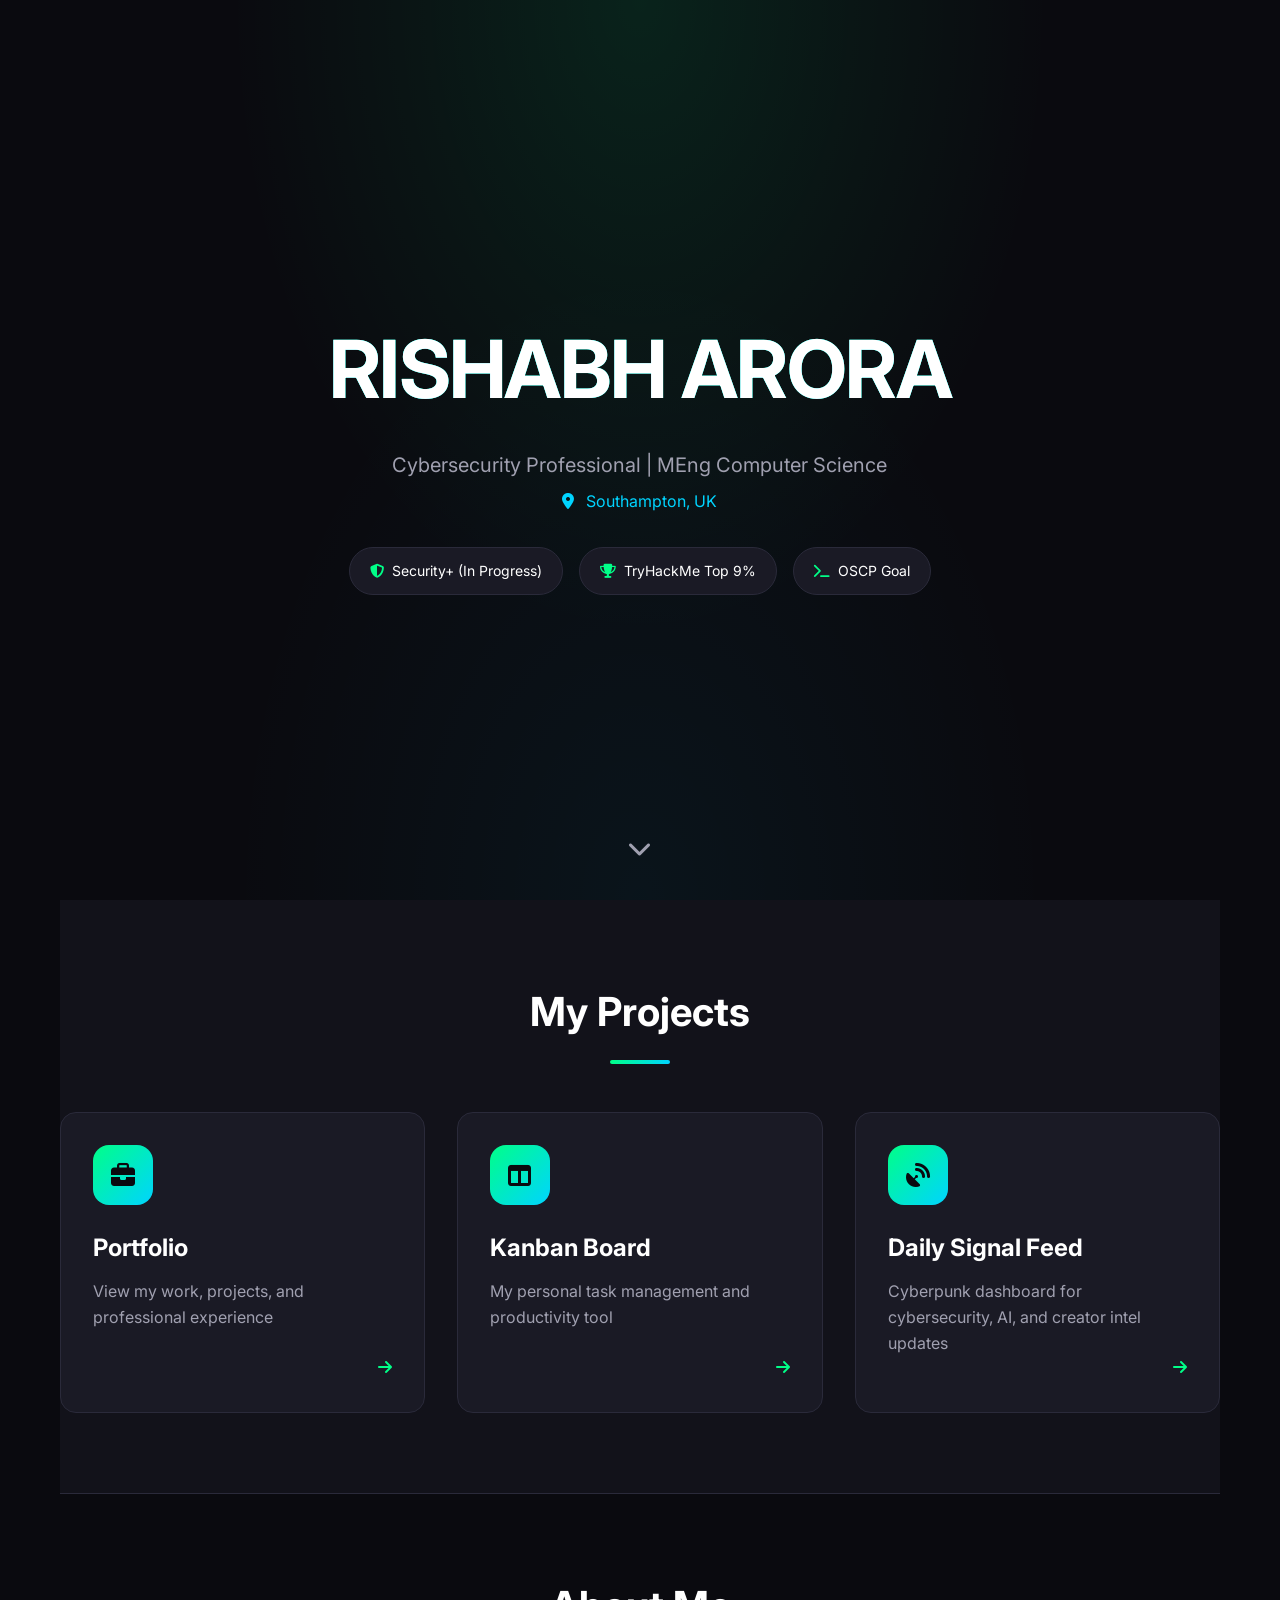
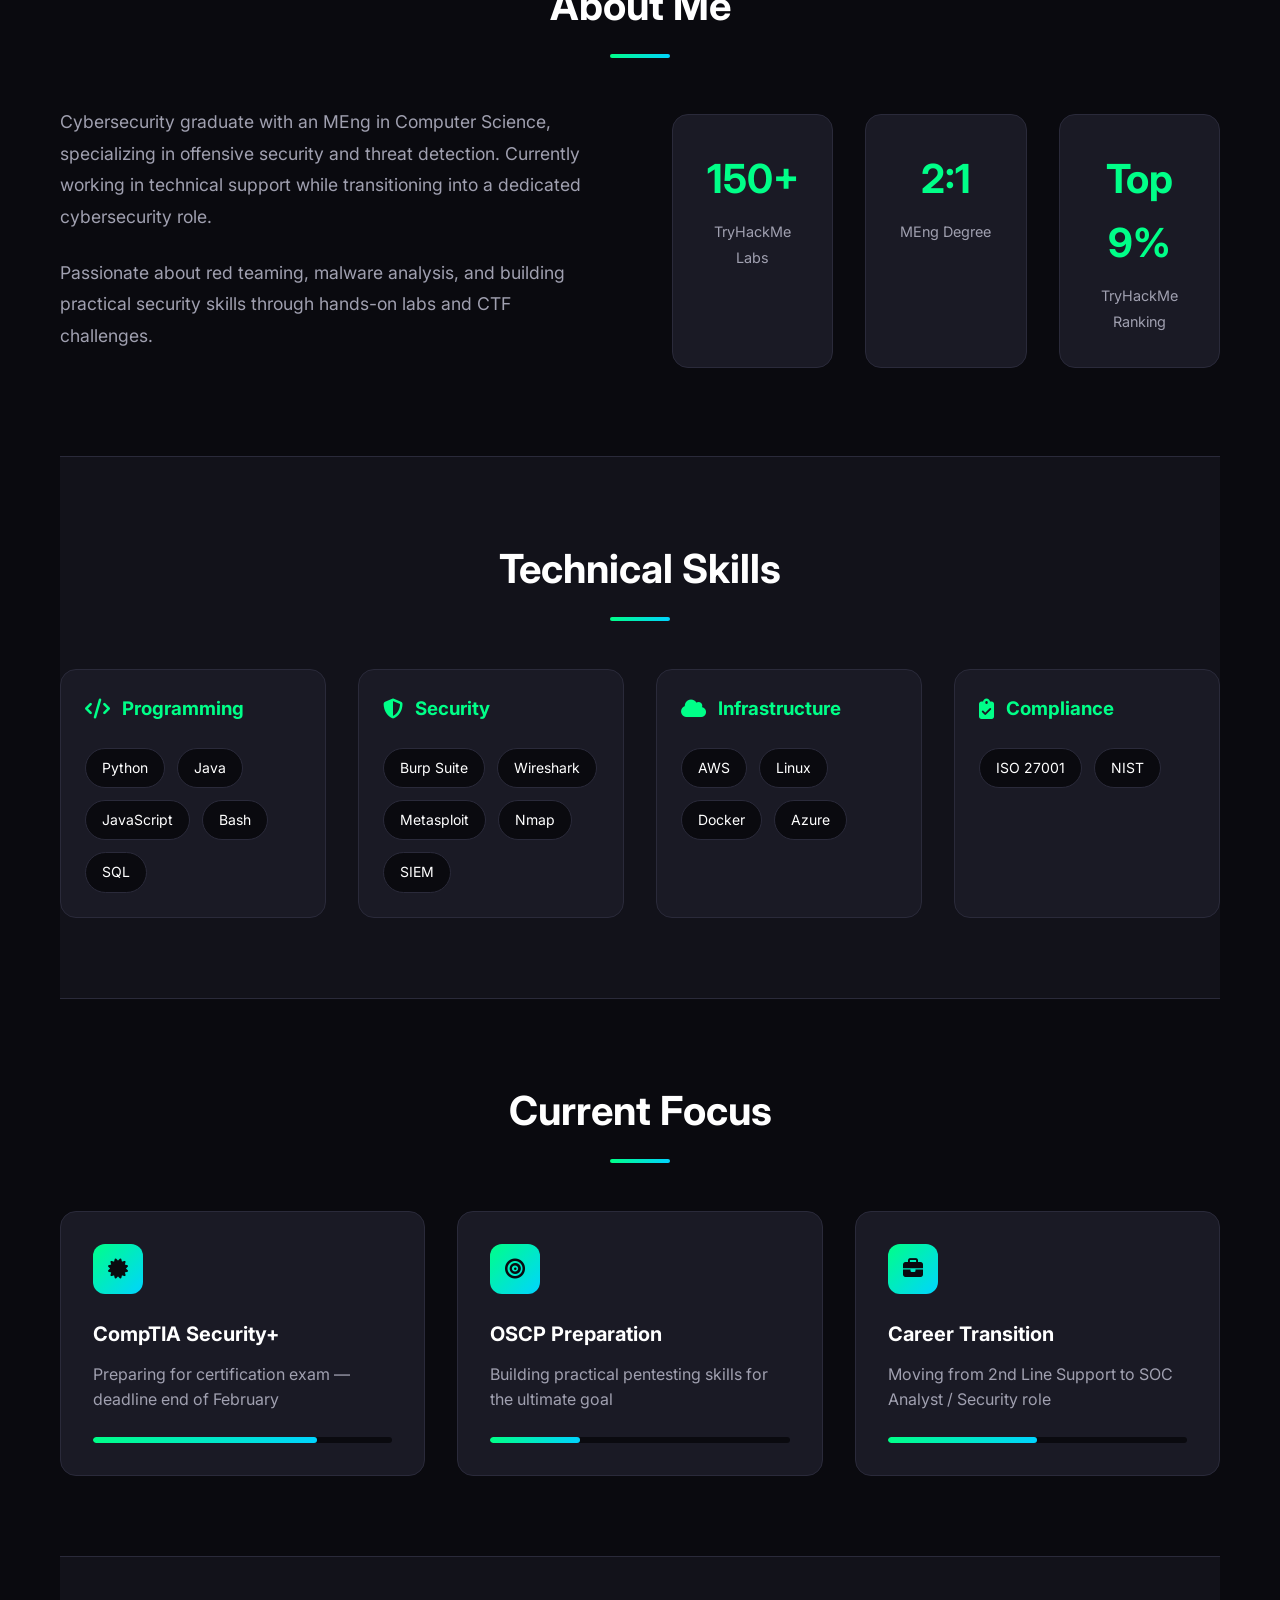
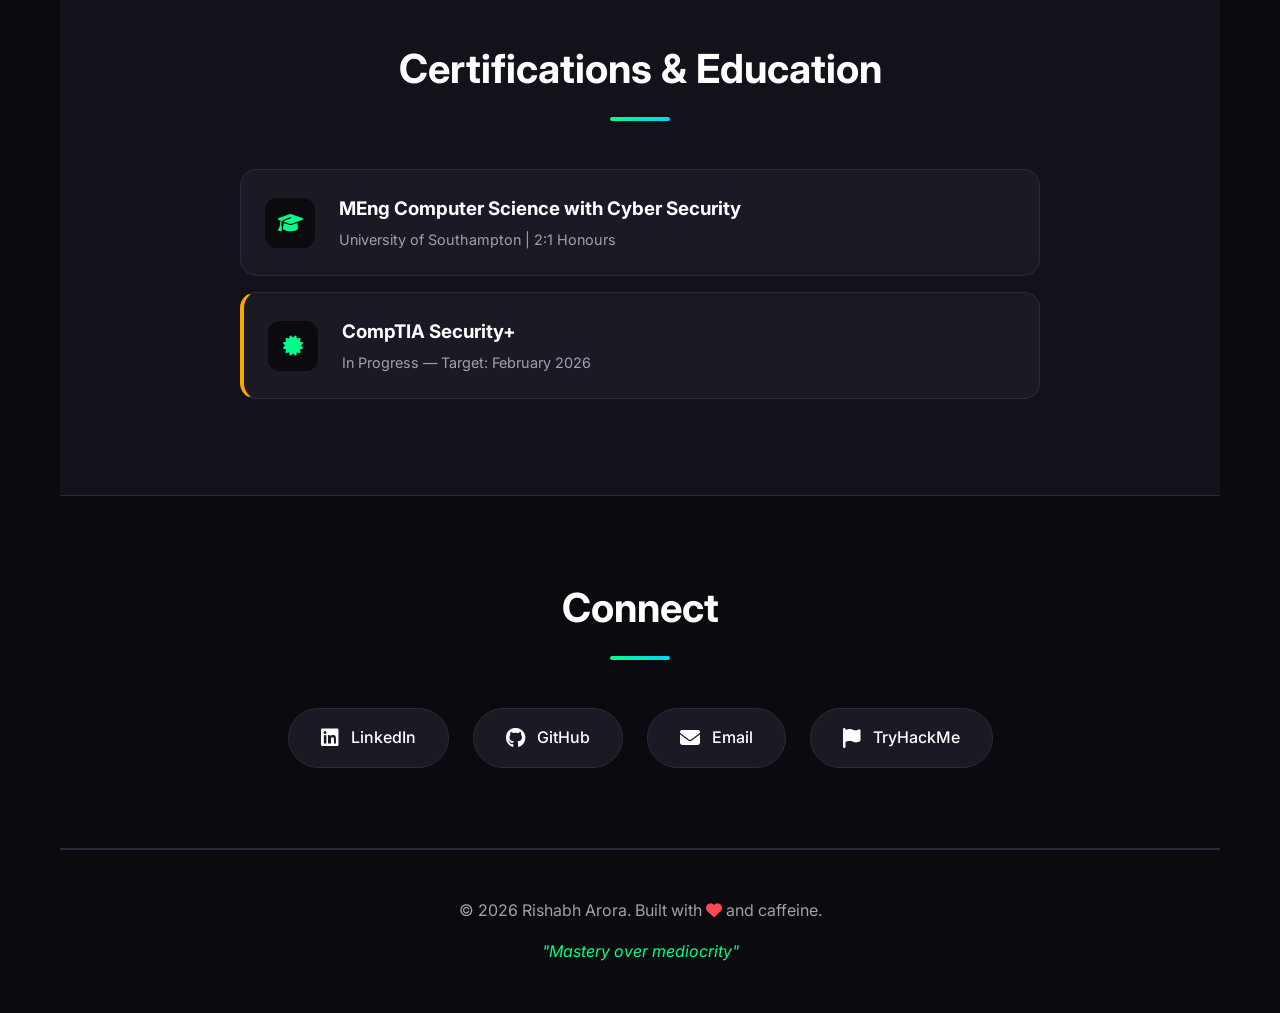
<file: index.html>
<!DOCTYPE html>
<html lang="en">
<head>
    <meta charset="UTF-8">
    <meta name="viewport" content="width=device-width, initial-scale=1.0">
    <title>Rishabh Arora | Cybersecurity Professional</title>
    <link rel="stylesheet" href="styles.css">
    <link href="https://fonts.googleapis.com/css2?family=Inter:wght@300;400;500;600;700&display=swap" rel="stylesheet">
    <link rel="stylesheet" href="https://cdnjs.cloudflare.com/ajax/libs/font-awesome/6.4.0/css/all.min.css">
</head>
<body>
    <div class="container">
        <!-- Hero Section -->
        <header class="hero">
            <div class="hero-content">
                <h1 class="glitch" data-text="Rishabh Arora">Rishabh Arora</h1>
                <p class="tagline">Cybersecurity Professional | MEng Computer Science</p>
                <div class="location">
                    <i class="fas fa-map-marker-alt"></i> Southampton, UK
                </div>
                <div class="hero-badges">
                    <span class="badge"><i class="fas fa-shield-alt"></i> Security+ (In Progress)</span>
                    <span class="badge"><i class="fas fa-trophy"></i> TryHackMe Top 9%</span>
                    <span class="badge"><i class="fas fa-terminal"></i> OSCP Goal</span>
                </div>
            </div>
            <div class="scroll-indicator">
                <i class="fas fa-chevron-down"></i>
            </div>
        </header>

        <!-- Quick Links -->
        <section class="quick-links">
            <h2>My Projects</h2>
            <div class="links-grid">
                <a href="https://portfolio.rishabh.uk" class="link-card">
                    <div class="link-icon">
                        <i class="fas fa-briefcase"></i>
                    </div>
                    <h3>Portfolio</h3>
                    <p>View my work, projects, and professional experience</p>
                    <span class="link-arrow"><i class="fas fa-arrow-right"></i></span>
                </a>
                
                <a href="https://kanban.rishabh.uk" class="link-card">
                    <div class="link-icon">
                        <i class="fas fa-columns"></i>
                    </div>
                    <h3>Kanban Board</h3>
                    <p>My personal task management and productivity tool</p>
                    <span class="link-arrow"><i class="fas fa-arrow-right"></i></span>
                </a>

                <a href="/signal/" class="link-card">
                    <div class="link-icon">
                        <i class="fas fa-satellite-dish"></i>
                    </div>
                    <h3>Daily Signal Feed</h3>
                    <p>Cyberpunk dashboard for cybersecurity, AI, and creator intel updates</p>
                    <span class="link-arrow"><i class="fas fa-arrow-right"></i></span>
                </a>
            </div>
        </section>

        <!-- About Section -->
        <section class="about">
            <h2>About Me</h2>
            <div class="about-content">
                <div class="about-text">
                    <p>Cybersecurity graduate with an MEng in Computer Science, specializing in offensive security and threat detection. Currently working in technical support while transitioning into a dedicated cybersecurity role.</p>
                    <p>Passionate about red teaming, malware analysis, and building practical security skills through hands-on labs and CTF challenges.</p>
                </div>
                <div class="about-stats">
                    <div class="stat">
                        <span class="stat-number">150+</span>
                        <span class="stat-label">TryHackMe Labs</span>
                    </div>
                    <div class="stat">
                        <span class="stat-number">2:1</span>
                        <span class="stat-label">MEng Degree</span>
                    </div>
                    <div class="stat">
                        <span class="stat-number">Top 9%</span>
                        <span class="stat-label">TryHackMe Ranking</span>
                    </div>
                </div>
            </div>
        </section>

        <!-- Skills Section -->
        <section class="skills">
            <h2>Technical Skills</h2>
            <div class="skills-grid">
                <div class="skill-category">
                    <h3><i class="fas fa-code"></i> Programming</h3>
                    <div class="skill-tags">
                        <span class="skill-tag">Python</span>
                        <span class="skill-tag">Java</span>
                        <span class="skill-tag">JavaScript</span>
                        <span class="skill-tag">Bash</span>
                        <span class="skill-tag">SQL</span>
                    </div>
                </div>
                
                <div class="skill-category">
                    <h3><i class="fas fa-shield-alt"></i> Security</h3>
                    <div class="skill-tags">
                        <span class="skill-tag">Burp Suite</span>
                        <span class="skill-tag">Wireshark</span>
                        <span class="skill-tag">Metasploit</span>
                        <span class="skill-tag">Nmap</span>
                        <span class="skill-tag">SIEM</span>
                    </div>
                </div>
                
                <div class="skill-category">
                    <h3><i class="fas fa-cloud"></i> Infrastructure</h3>
                    <div class="skill-tags">
                        <span class="skill-tag">AWS</span>
                        <span class="skill-tag">Linux</span>
                        <span class="skill-tag">Docker</span>
                        <span class="skill-tag">Azure</span>
                    </div>
                </div>
                
                <div class="skill-category">
                    <h3><i class="fas fa-clipboard-check"></i> Compliance</h3>
                    <div class="skill-tags">
                        <span class="skill-tag">ISO 27001</span>
                        <span class="skill-tag">NIST</span>
                    </div>
                </div>
            </div>
        </section>

        <!-- Current Focus -->
        <section class="focus">
            <h2>Current Focus</h2>
            <div class="focus-cards">
                <div class="focus-card">
                    <div class="focus-icon"><i class="fas fa-certificate"></i></div>
                    <h3>CompTIA Security+</h3>
                    <p>Preparing for certification exam — deadline end of February</p>
                    <div class="progress-bar">
                        <div class="progress" style="width: 75%"></div>
                    </div>
                </div>
                
                <div class="focus-card">
                    <div class="focus-icon"><i class="fas fa-bullseye"></i></div>
                    <h3>OSCP Preparation</h3>
                    <p>Building practical pentesting skills for the ultimate goal</p>
                    <div class="progress-bar">
                        <div class="progress" style="width: 30%"></div>
                    </div>
                </div>
                
                <div class="focus-card">
                    <div class="focus-icon"><i class="fas fa-briefcase"></i></div>
                    <h3>Career Transition</h3>
                    <p>Moving from 2nd Line Support to SOC Analyst / Security role</p>
                    <div class="progress-bar">
                        <div class="progress" style="width: 50%"></div>
                    </div>
                </div>
            </div>
        </section>

        <!-- Certifications -->
        <section class="certs">
            <h2>Certifications & Education</h2>
            <div class="certs-list">
                <div class="cert-item">
                    <div class="cert-icon"><i class="fas fa-graduation-cap"></i></div>
                    <div class="cert-info">
                        <h3>MEng Computer Science with Cyber Security</h3>
                        <p>University of Southampton | 2:1 Honours</p>
                    </div>
                </div>
                
                <div class="cert-item in-progress">
                    <div class="cert-icon"><i class="fas fa-certificate"></i></div>
                    <div class="cert-info">
                        <h3>CompTIA Security+</h3>
                        <p>In Progress — Target: February 2026</p>
                    </div>
                </div>
            </div>
        </section>

        <!-- Connect -->
        <section class="connect">
            <h2>Connect</h2>
            <div class="social-links">
                <a href="https://linkedin.com/in/R1shabh-Arora" class="social-link" target="_blank">
                    <i class="fab fa-linkedin"></i>
                    <span>LinkedIn</span>
                </a>
                <a href="https://github.com/R1shabh-Arora" class="social-link" target="_blank">
                    <i class="fab fa-github"></i>
                    <span>GitHub</span>
                </a>
                <a href="mailto:rishabh.arora.0@gmail.com" class="social-link">
                    <i class="fas fa-envelope"></i>
                    <span>Email</span>
                </a>
                <a href="https://tryhackme.com" class="social-link" target="_blank">
                    <i class="fas fa-flag"></i>
                    <span>TryHackMe</span>
                </a>
            </div>
        </section>

        <!-- Footer -->
        <footer>
            <p>&copy; 2026 Rishabh Arora. Built with <i class="fas fa-heart"></i> and caffeine.</p>
            <p class="footer-quote">"Mastery over mediocrity"</p>
        </footer>
    </div>

    <script src="app.js"></script>
</body>
</html>
</file>
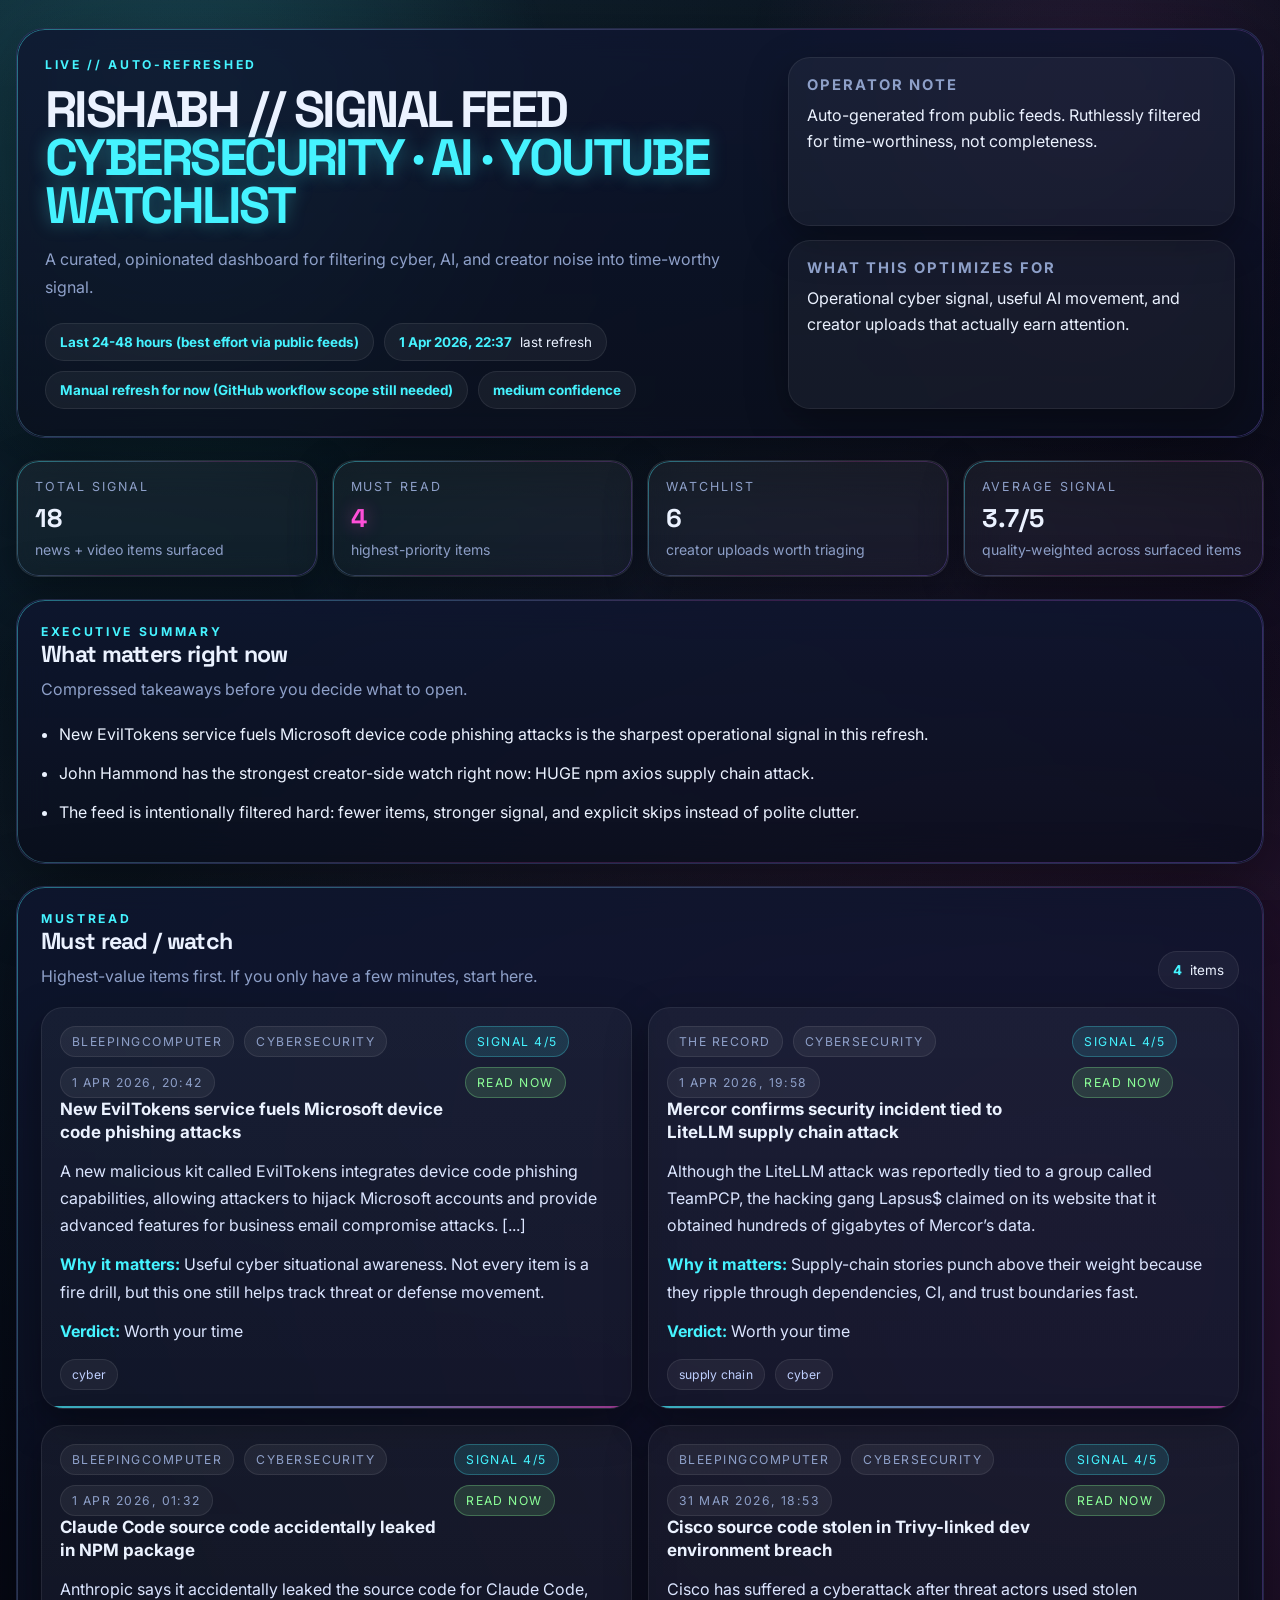
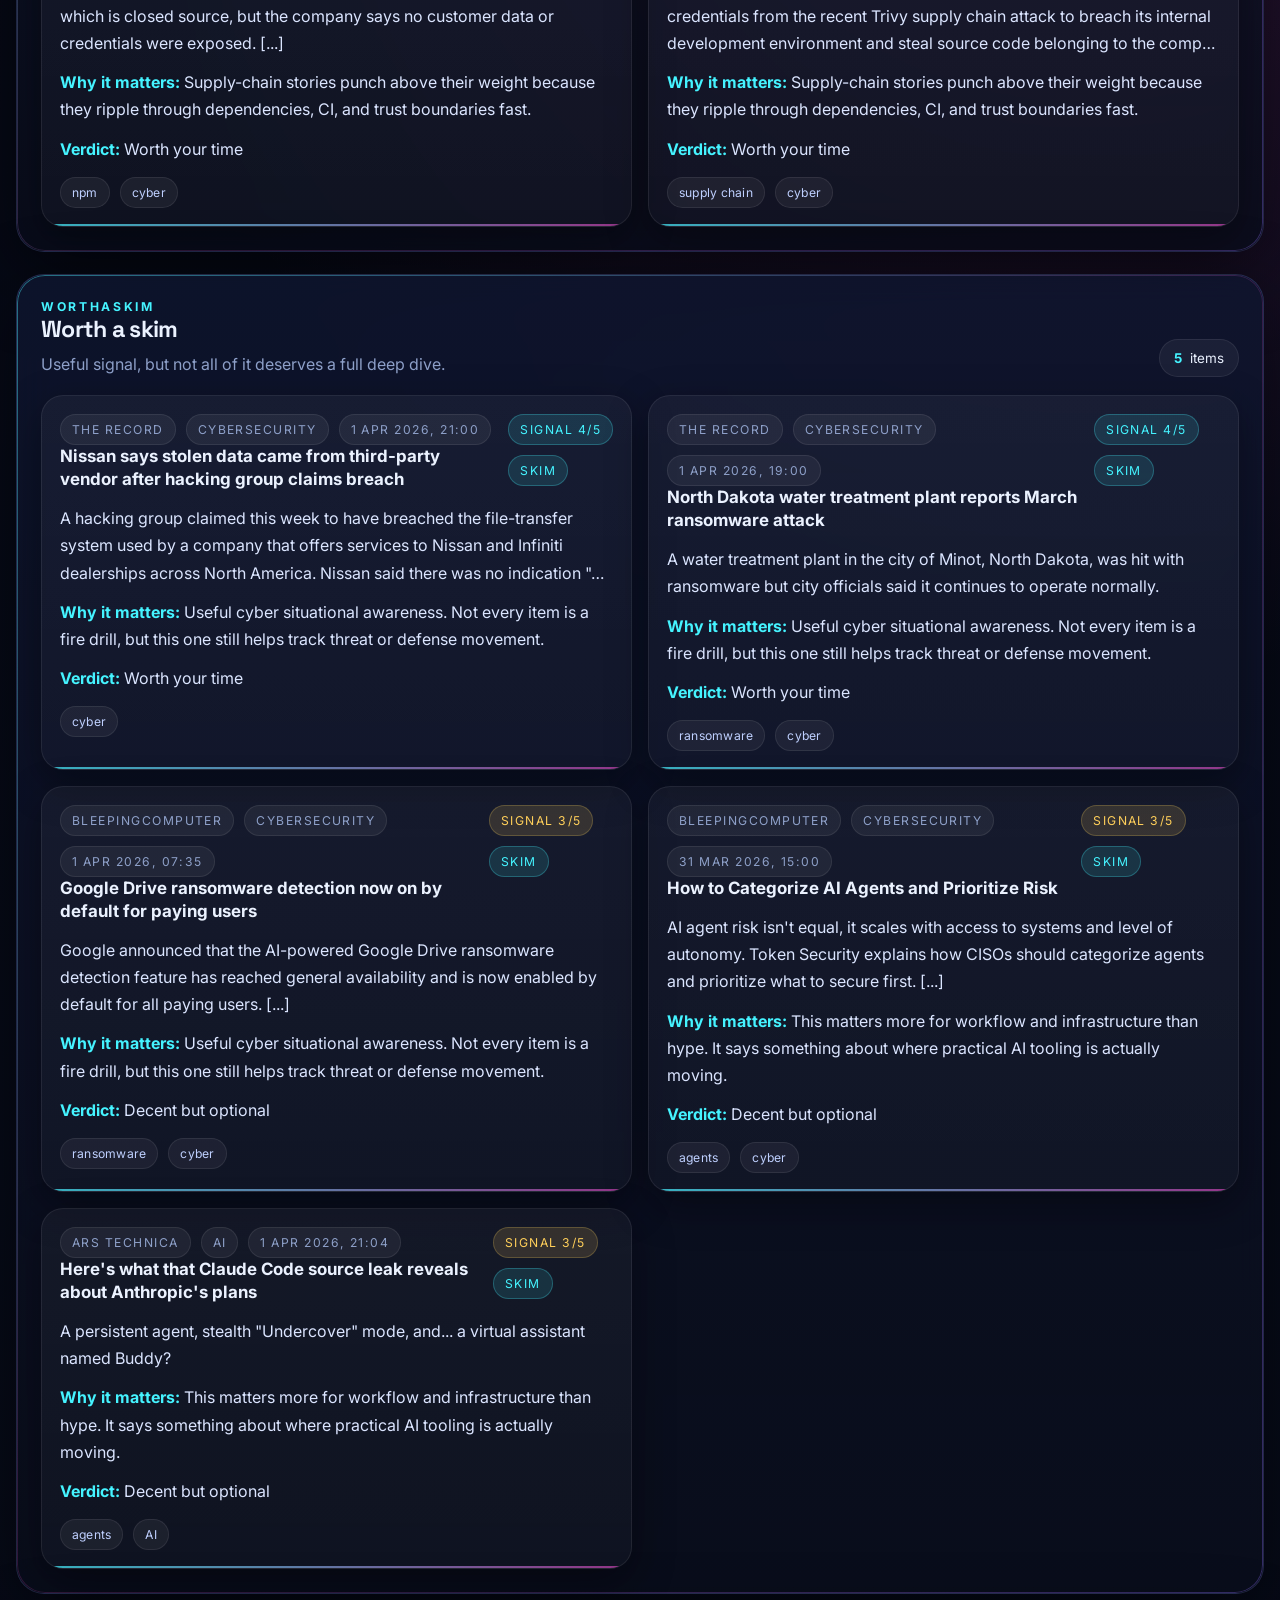
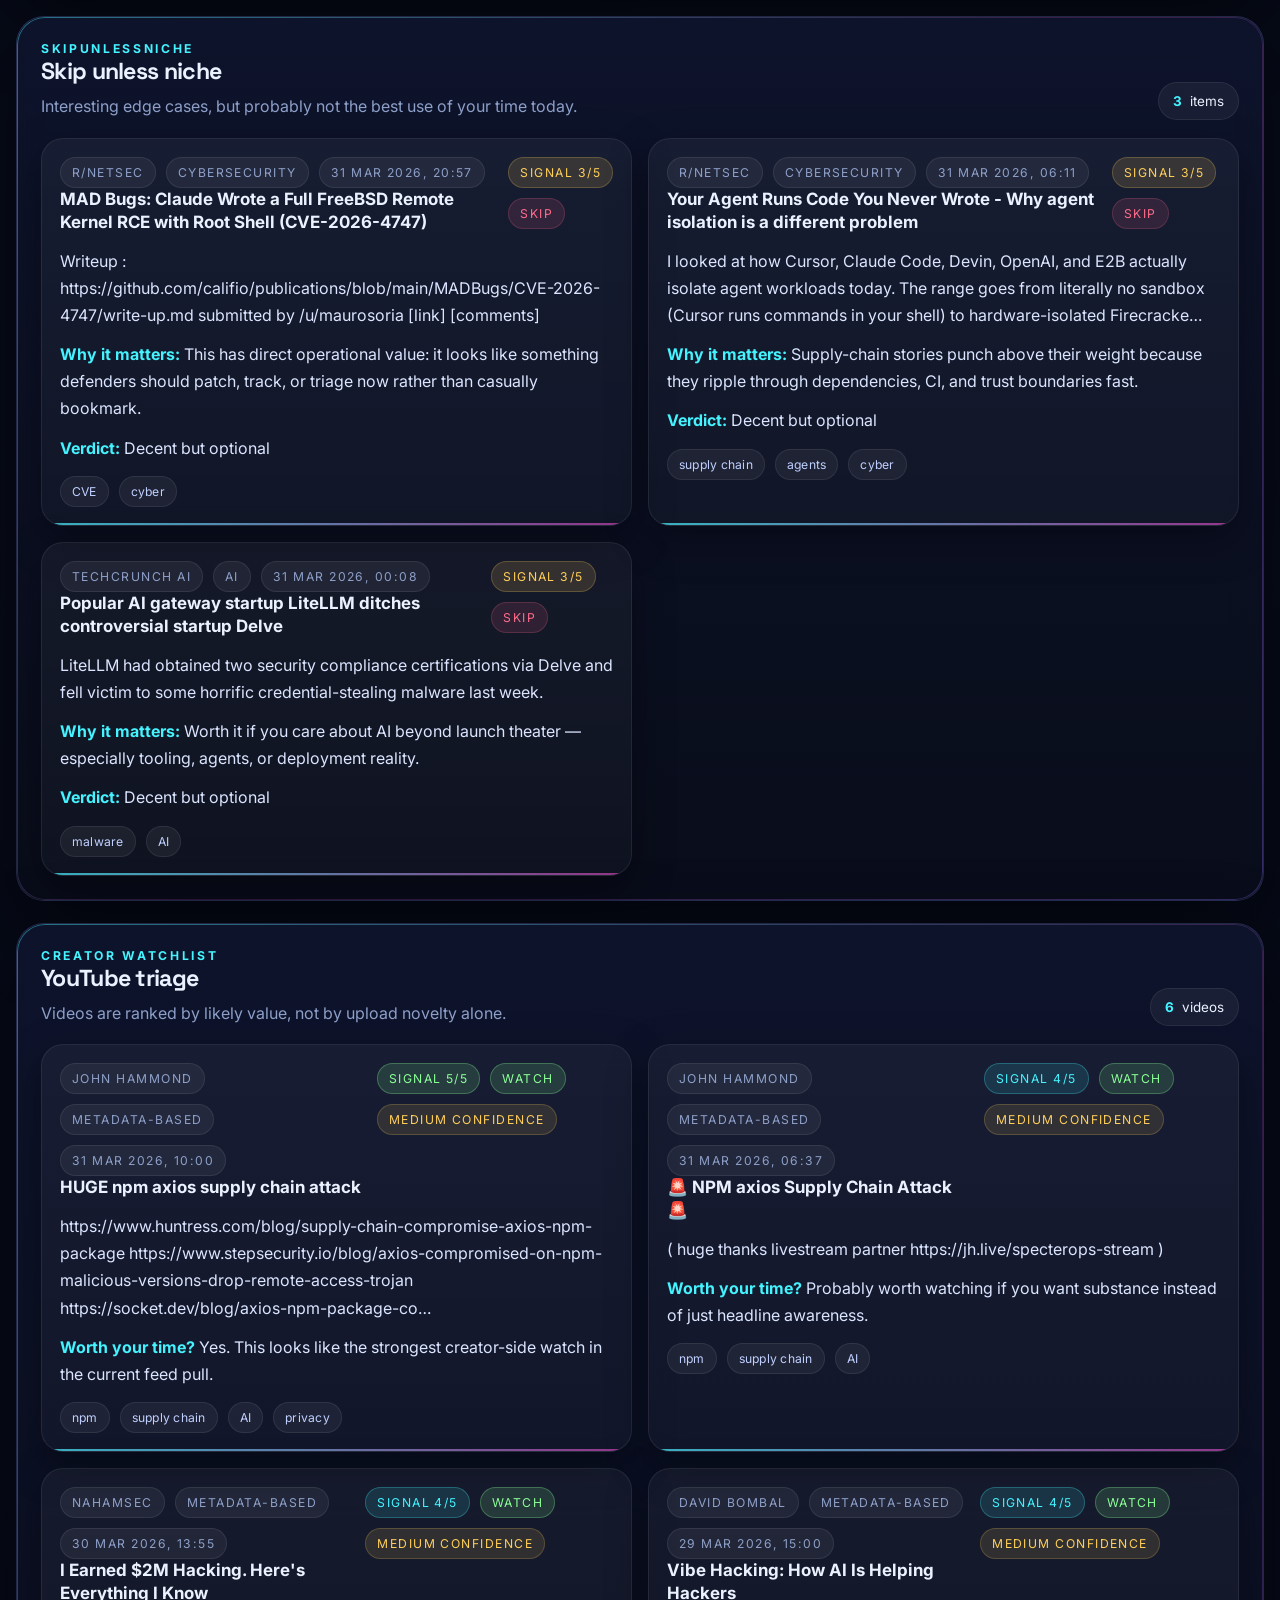
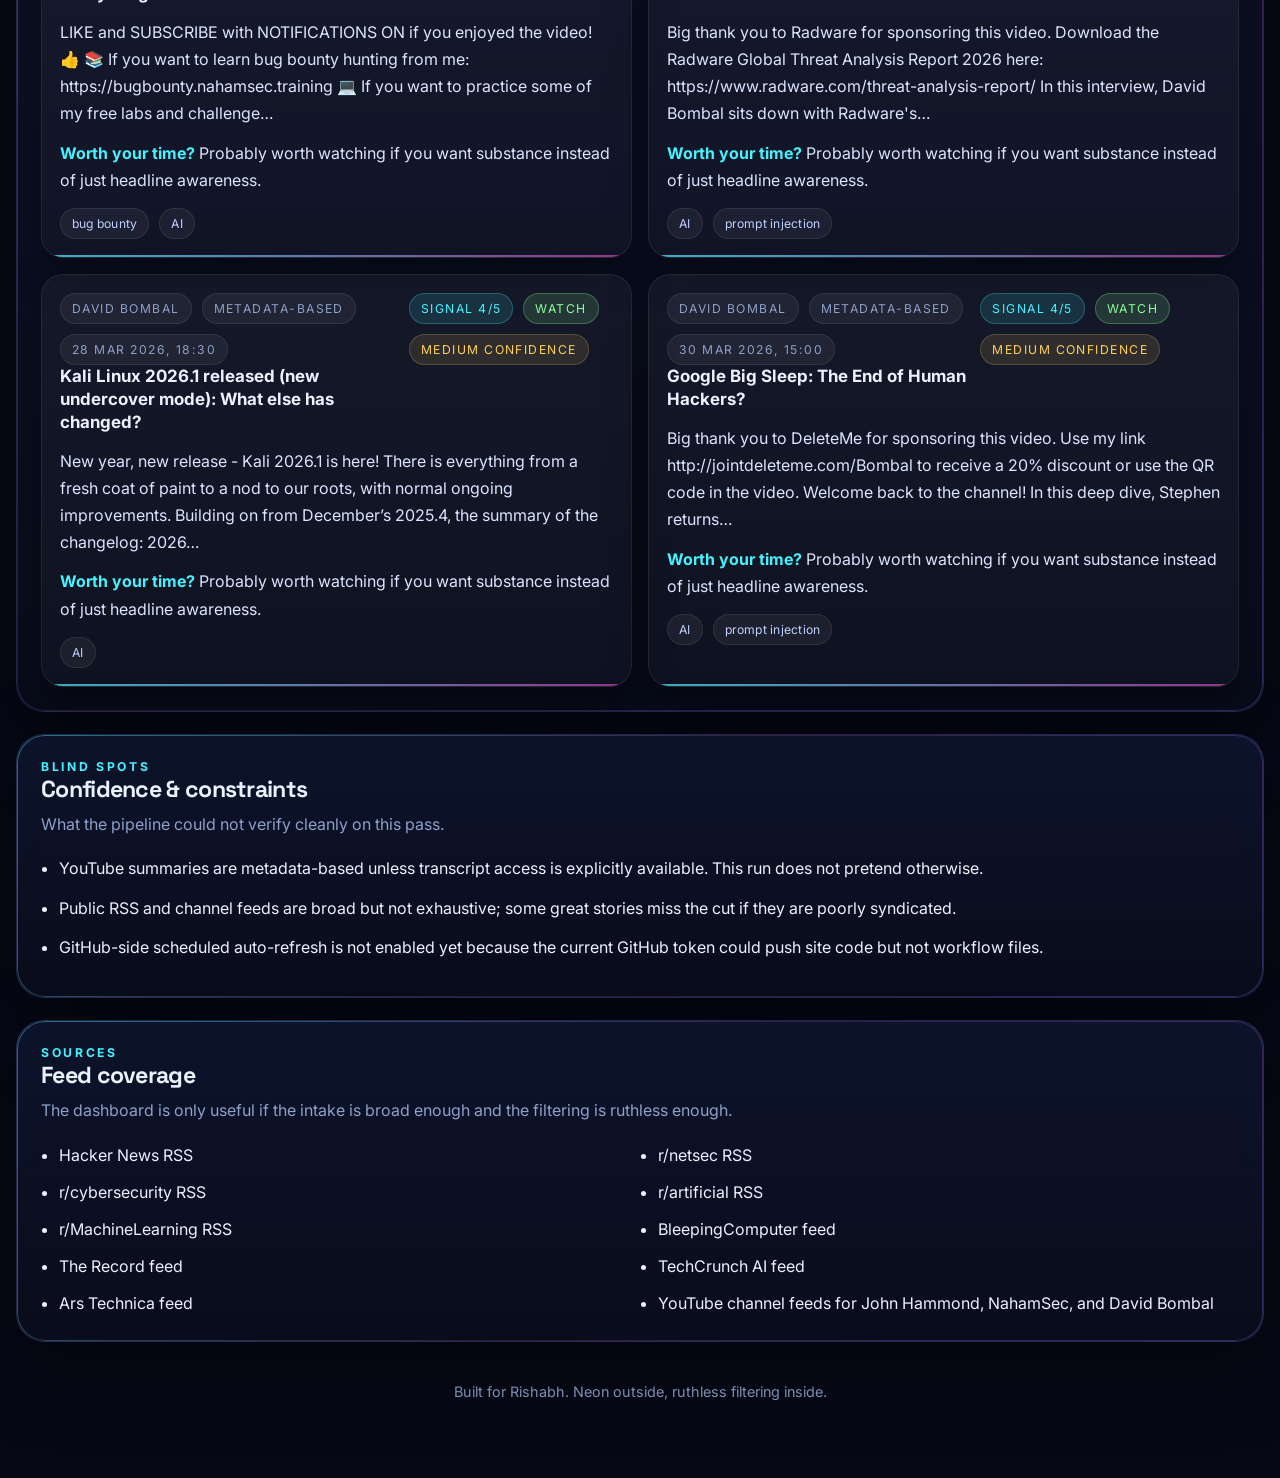
<file: signal/index.html>
<!doctype html>
<html lang="en">
  <head>
    <meta charset="UTF-8" />
    <meta name="viewport" content="width=device-width, initial-scale=1.0" />
    <meta name="theme-color" content="#060816" />
    <title>Rishabh // Signal Feed</title>
    <link rel="preconnect" href="https://fonts.googleapis.com" />
    <link rel="preconnect" href="https://fonts.gstatic.com" crossorigin />
    <link
      href="https://fonts.googleapis.com/css2?family=Inter:wght@400;500;600;700;800&family=Space+Grotesk:wght@500;700&display=swap"
      rel="stylesheet"
    />
    <link rel="stylesheet" href="./styles.css" />
  </head>
  <body>
    <div class="background-grid" aria-hidden="true"></div>
    <div class="background-glow background-glow-a" aria-hidden="true"></div>
    <div class="background-glow background-glow-b" aria-hidden="true"></div>
    <div class="scanlines" aria-hidden="true"></div>

    <main id="app" class="app-shell">
      <section class="loading-panel panel">
        <div class="loading-kicker">BOOT_SEQUENCE//ACTIVE</div>
        <h1>Loading signal feed…</h1>
        <p>Pulling the latest cyber, AI, and creator intel.</p>
      </section>
    </main>

    <script type="module" src="./app.js"></script>
  </body>
</html>
</file>
<file: styles.css>
:root {
    --bg-primary: #0a0a0f;
    --bg-secondary: #12121a;
    --bg-card: #1a1a25;
    --bg-hover: #252535;
    --text-primary: #ffffff;
    --text-secondary: #a0a0b0;
    --accent: #00ff88;
    --accent-glow: rgba(0, 255, 136, 0.3);
    --accent-secondary: #00d4ff;
    --border: #2a2a3a;
    --danger: #ff4757;
    --warning: #ffa502;
}

* {
    margin: 0;
    padding: 0;
    box-sizing: border-box;
}

body {
    font-family: 'Inter', -apple-system, BlinkMacSystemFont, sans-serif;
    background: var(--bg-primary);
    color: var(--text-primary);
    line-height: 1.6;
    overflow-x: hidden;
}

.container {
    max-width: 1200px;
    margin: 0 auto;
    padding: 0 20px;
}

/* Hero Section */
.hero {
    min-height: 100vh;
    display: flex;
    flex-direction: column;
    justify-content: center;
    align-items: center;
    text-align: center;
    position: relative;
    padding: 2rem;
    background: 
        radial-gradient(ellipse at top, rgba(0, 255, 136, 0.1) 0%, transparent 50%),
        radial-gradient(ellipse at bottom, rgba(0, 212, 255, 0.05) 0%, transparent 50%);
}

.hero-content {
    z-index: 1;
}

.glitch {
    font-size: clamp(2.5rem, 8vw, 5rem);
    font-weight: 700;
    margin-bottom: 1rem;
    position: relative;
    text-transform: uppercase;
    letter-spacing: -0.02em;
    animation: glitch 2s infinite;
}

.glitch::before,
.glitch::after {
    content: attr(data-text);
    position: absolute;
    top: 0;
    left: 0;
    width: 100%;
    height: 100%;
}

.glitch::before {
    animation: glitch-1 0.3s infinite;
    color: var(--accent-secondary);
    z-index: -1;
}

.glitch::after {
    animation: glitch-2 0.3s infinite;
    color: var(--accent);
    z-index: -2;
}

@keyframes glitch {
    0%, 100% { transform: translate(0); }
    20% { transform: translate(-2px, 2px); }
    40% { transform: translate(-2px, -2px); }
    60% { transform: translate(2px, 2px); }
    80% { transform: translate(2px, -2px); }
}

@keyframes glitch-1 {
    0%, 100% { clip-path: inset(0 0 0 0); transform: translate(0); }
    20% { clip-path: inset(20% 0 60% 0); transform: translate(-3px, 0); }
    40% { clip-path: inset(40% 0 40% 0); transform: translate(3px, 0); }
    60% { clip-path: inset(60% 0 20% 0); transform: translate(-3px, 0); }
    80% { clip-path: inset(80% 0 0 0); transform: translate(3px, 0); }
}

@keyframes glitch-2 {
    0%, 100% { clip-path: inset(0 0 0 0); transform: translate(0); }
    20% { clip-path: inset(60% 0 20% 0); transform: translate(3px, 0); }
    40% { clip-path: inset(40% 0 40% 0); transform: translate(-3px, 0); }
    60% { clip-path: inset(20% 0 60% 0); transform: translate(3px, 0); }
    80% { clip-path: inset(0 0 80% 0); transform: translate(-3px, 0); }
}

.tagline {
    font-size: 1.25rem;
    color: var(--text-secondary);
    margin-bottom: 0.5rem;
}

.location {
    color: var(--accent-secondary);
    margin-bottom: 2rem;
    font-size: 1rem;
}

.location i {
    margin-right: 0.5rem;
}

.hero-badges {
    display: flex;
    flex-wrap: wrap;
    justify-content: center;
    gap: 1rem;
    margin-top: 2rem;
}

.badge {
    background: var(--bg-card);
    border: 1px solid var(--border);
    padding: 0.75rem 1.25rem;
    border-radius: 50px;
    font-size: 0.875rem;
    display: flex;
    align-items: center;
    gap: 0.5rem;
    transition: all 0.3s ease;
}

.badge:hover {
    border-color: var(--accent);
    box-shadow: 0 0 20px var(--accent-glow);
}

.badge i {
    color: var(--accent);
}

.scroll-indicator {
    position: absolute;
    bottom: 2rem;
    animation: bounce 2s infinite;
    color: var(--text-secondary);
    font-size: 1.5rem;
}

@keyframes bounce {
    0%, 100% { transform: translateY(0); }
    50% { transform: translateY(10px); }
}

/* Sections */
section {
    padding: 5rem 0;
    border-bottom: 1px solid var(--border);
}

h2 {
    font-size: 2.5rem;
    margin-bottom: 3rem;
    text-align: center;
    position: relative;
    display: inline-block;
    width: 100%;
}

h2::after {
    content: '';
    display: block;
    width: 60px;
    height: 4px;
    background: linear-gradient(90deg, var(--accent), var(--accent-secondary));
    margin: 1rem auto 0;
    border-radius: 2px;
}

/* Quick Links */
.quick-links {
    background: var(--bg-secondary);
}

.links-grid {
    display: grid;
    grid-template-columns: repeat(auto-fit, minmax(300px, 1fr));
    gap: 2rem;
}

.link-card {
    background: var(--bg-card);
    border: 1px solid var(--border);
    border-radius: 1rem;
    padding: 2rem;
    text-decoration: none;
    color: var(--text-primary);
    transition: all 0.3s ease;
    position: relative;
    overflow: hidden;
}

.link-card::before {
    content: '';
    position: absolute;
    top: 0;
    left: 0;
    width: 100%;
    height: 4px;
    background: linear-gradient(90deg, var(--accent), var(--accent-secondary));
    transform: scaleX(0);
    transition: transform 0.3s ease;
}

.link-card:hover::before {
    transform: scaleX(1);
}

.link-card:hover {
    transform: translateY(-5px);
    box-shadow: 0 10px 40px rgba(0, 0, 0, 0.3);
    border-color: var(--accent);
}

.link-icon {
    width: 60px;
    height: 60px;
    background: linear-gradient(135deg, var(--accent), var(--accent-secondary));
    border-radius: 1rem;
    display: flex;
    align-items: center;
    justify-content: center;
    font-size: 1.5rem;
    margin-bottom: 1.5rem;
    color: var(--bg-primary);
}

.link-card h3 {
    font-size: 1.5rem;
    margin-bottom: 0.75rem;
}

.link-card p {
    color: var(--text-secondary);
    margin-bottom: 1.5rem;
}

.link-arrow {
    position: absolute;
    bottom: 2rem;
    right: 2rem;
    color: var(--accent);
    transition: transform 0.3s ease;
}

.link-card:hover .link-arrow {
    transform: translateX(5px);
}

/* About */
.about-content {
    display: grid;
    grid-template-columns: 1fr 1fr;
    gap: 4rem;
    align-items: center;
}

.about-text p {
    color: var(--text-secondary);
    margin-bottom: 1.5rem;
    font-size: 1.1rem;
    line-height: 1.8;
}

.about-stats {
    display: grid;
    grid-template-columns: repeat(3, 1fr);
    gap: 2rem;
}

.stat {
    text-align: center;
    padding: 2rem;
    background: var(--bg-card);
    border-radius: 1rem;
    border: 1px solid var(--border);
}

.stat-number {
    display: block;
    font-size: 2.5rem;
    font-weight: 700;
    color: var(--accent);
    margin-bottom: 0.5rem;
}

.stat-label {
    color: var(--text-secondary);
    font-size: 0.9rem;
}

/* Skills */
.skills {
    background: var(--bg-secondary);
}

.skills-grid {
    display: grid;
    grid-template-columns: repeat(auto-fit, minmax(250px, 1fr));
    gap: 2rem;
}

.skill-category {
    background: var(--bg-card);
    border: 1px solid var(--border);
    border-radius: 1rem;
    padding: 1.5rem;
}

.skill-category h3 {
    display: flex;
    align-items: center;
    gap: 0.75rem;
    margin-bottom: 1.5rem;
    color: var(--accent);
}

.skill-category h3 i {
    font-size: 1.25rem;
}

.skill-tags {
    display: flex;
    flex-wrap: wrap;
    gap: 0.75rem;
}

.skill-tag {
    background: var(--bg-primary);
    border: 1px solid var(--border);
    padding: 0.5rem 1rem;
    border-radius: 50px;
    font-size: 0.875rem;
    transition: all 0.3s ease;
}

.skill-tag:hover {
    border-color: var(--accent);
    color: var(--accent);
}

/* Focus Section */
.focus-cards {
    display: grid;
    grid-template-columns: repeat(auto-fit, minmax(300px, 1fr));
    gap: 2rem;
}

.focus-card {
    background: var(--bg-card);
    border: 1px solid var(--border);
    border-radius: 1rem;
    padding: 2rem;
    transition: all 0.3s ease;
}

.focus-card:hover {
    border-color: var(--accent);
    transform: translateY(-5px);
}

.focus-icon {
    width: 50px;
    height: 50px;
    background: linear-gradient(135deg, var(--accent), var(--accent-secondary));
    border-radius: 0.75rem;
    display: flex;
    align-items: center;
    justify-content: center;
    font-size: 1.25rem;
    margin-bottom: 1.5rem;
    color: var(--bg-primary);
}

.focus-card h3 {
    margin-bottom: 0.75rem;
    font-size: 1.25rem;
}

.focus-card p {
    color: var(--text-secondary);
    margin-bottom: 1.5rem;
}

.progress-bar {
    height: 6px;
    background: var(--bg-primary);
    border-radius: 3px;
    overflow: hidden;
}

.progress {
    height: 100%;
    background: linear-gradient(90deg, var(--accent), var(--accent-secondary));
    border-radius: 3px;
    transition: width 1s ease;
}

/* Certs */
.certs {
    background: var(--bg-secondary);
}

.certs-list {
    max-width: 800px;
    margin: 0 auto;
}

.cert-item {
    display: flex;
    align-items: center;
    gap: 1.5rem;
    padding: 1.5rem;
    background: var(--bg-card);
    border: 1px solid var(--border);
    border-radius: 1rem;
    margin-bottom: 1rem;
    transition: all 0.3s ease;
}

.cert-item:hover {
    border-color: var(--accent);
}

.cert-item.in-progress {
    border-left: 4px solid var(--warning);
}

.cert-icon {
    width: 50px;
    height: 50px;
    background: var(--bg-primary);
    border-radius: 0.75rem;
    display: flex;
    align-items: center;
    justify-content: center;
    font-size: 1.25rem;
    color: var(--accent);
    flex-shrink: 0;
}

.cert-info h3 {
    margin-bottom: 0.25rem;
}

.cert-info p {
    color: var(--text-secondary);
    font-size: 0.9rem;
}

/* Connect */
.social-links {
    display: flex;
    flex-wrap: wrap;
    justify-content: center;
    gap: 1.5rem;
}

.social-link {
    display: flex;
    align-items: center;
    gap: 0.75rem;
    padding: 1rem 2rem;
    background: var(--bg-card);
    border: 1px solid var(--border);
    border-radius: 50px;
    text-decoration: none;
    color: var(--text-primary);
    font-weight: 500;
    transition: all 0.3s ease;
}

.social-link:hover {
    background: var(--accent);
    color: var(--bg-primary);
    border-color: var(--accent);
    transform: translateY(-3px);
}

.social-link i {
    font-size: 1.25rem;
}

/* Footer */
footer {
    text-align: center;
    padding: 3rem 0;
    color: var(--text-secondary);
    border-top: 1px solid var(--border);
}

footer i {
    color: var(--danger);
}

.footer-quote {
    margin-top: 1rem;
    font-style: italic;
    color: var(--accent);
}

/* Responsive */
@media (max-width: 768px) {
    .about-content {
        grid-template-columns: 1fr;
        gap: 2rem;
    }
    
    .about-stats {
        grid-template-columns: 1fr;
    }
    
    .hero-badges {
        flex-direction: column;
        align-items: center;
    }
    
    h2 {
        font-size: 2rem;
    }
    
    section {
        padding: 3rem 0;
    }
}

/* Scrollbar */
::-webkit-scrollbar {
    width: 8px;
}

::-webkit-scrollbar-track {
    background: var(--bg-primary);
}

::-webkit-scrollbar-thumb {
    background: var(--border);
    border-radius: 4px;
}

::-webkit-scrollbar-thumb:hover {
    background: var(--accent);
}
</file>
<file: signal/styles.css>
:root {
  --bg: #060816;
  --bg-elevated: rgba(10, 14, 32, 0.82);
  --bg-soft: rgba(14, 20, 42, 0.74);
  --line: rgba(104, 124, 255, 0.18);
  --text: #ebf2ff;
  --muted: #8ea0c9;
  --cyan: #45f3ff;
  --magenta: #ff4fd8;
  --violet: #8e6dff;
  --lime: #8cff98;
  --amber: #ffcf5a;
  --red: #ff6b8a;
  --shadow-lg: 0 24px 80px rgba(0, 0, 0, 0.45);
  --shadow-md: 0 14px 40px rgba(0, 0, 0, 0.35);
  --radius-xl: 28px;
  --radius-lg: 22px;
  --radius-md: 16px;
  --radius-sm: 999px;
}

* {
  box-sizing: border-box;
}

html {
  scroll-behavior: smooth;
}

body {
  margin: 0;
  min-height: 100vh;
  font-family: Inter, system-ui, sans-serif;
  color: var(--text);
  background:
    radial-gradient(circle at top left, rgba(69, 243, 255, 0.12), transparent 24%),
    radial-gradient(circle at 85% 20%, rgba(255, 79, 216, 0.16), transparent 20%),
    linear-gradient(180deg, #050713 0%, #070b18 55%, #060816 100%);
  overflow-x: hidden;
}

body::before {
  content: "";
  position: fixed;
  inset: 0;
  background: linear-gradient(rgba(255, 255, 255, 0.02), transparent 32%, transparent 68%, rgba(255, 255, 255, 0.02));
  pointer-events: none;
}

.background-grid,
.background-glow,
.scanlines {
  position: fixed;
  inset: 0;
  pointer-events: none;
}

.background-grid {
  background-image:
    linear-gradient(rgba(255, 255, 255, 0.04) 1px, transparent 1px),
    linear-gradient(90deg, rgba(255, 255, 255, 0.04) 1px, transparent 1px);
  background-size: 48px 48px;
  mask-image: linear-gradient(180deg, rgba(0, 0, 0, 0.9), rgba(0, 0, 0, 0.45));
  opacity: 0.15;
}

.background-glow-a {
  background: radial-gradient(circle at 15% 15%, rgba(69, 243, 255, 0.18), transparent 28%);
}

.background-glow-b {
  background: radial-gradient(circle at 85% 12%, rgba(255, 79, 216, 0.12), transparent 26%);
}

.scanlines {
  background: repeating-linear-gradient(
    to bottom,
    rgba(255, 255, 255, 0.015) 0,
    rgba(255, 255, 255, 0.015) 1px,
    transparent 1px,
    transparent 4px
  );
  opacity: 0.25;
}

.app-shell {
  width: min(1280px, calc(100vw - 32px));
  margin: 0 auto;
  padding: 28px 0 64px;
}

.panel {
  position: relative;
  background: linear-gradient(180deg, rgba(15, 22, 48, 0.82), rgba(10, 14, 28, 0.78));
  border: 1px solid rgba(143, 162, 255, 0.18);
  border-radius: var(--radius-xl);
  box-shadow: var(--shadow-lg);
  backdrop-filter: blur(16px);
}

.panel::before {
  content: "";
  position: absolute;
  inset: 0;
  border-radius: inherit;
  padding: 1px;
  background: linear-gradient(135deg, rgba(69, 243, 255, 0.45), rgba(255, 79, 216, 0.18), rgba(142, 109, 255, 0.35));
  -webkit-mask: linear-gradient(#fff 0 0) content-box, linear-gradient(#fff 0 0);
  -webkit-mask-composite: xor;
  mask-composite: exclude;
  opacity: 0.95;
  pointer-events: none;
}

.loading-panel {
  padding: 48px;
  margin-top: 40px;
}

.loading-kicker,
.kicker {
  font-size: 0.76rem;
  letter-spacing: 0.22em;
  text-transform: uppercase;
  color: var(--cyan);
  font-weight: 700;
}

.dashboard {
  display: grid;
  gap: 22px;
}

.hero {
  padding: 28px;
  overflow: hidden;
}

.hero-inner {
  display: grid;
  grid-template-columns: minmax(0, 1.45fr) minmax(280px, 0.9fr);
  gap: 22px;
}

.hero-title {
  font-family: "Space Grotesk", Inter, sans-serif;
  font-size: clamp(2.4rem, 4vw, 4.1rem);
  line-height: 0.94;
  margin: 14px 0 16px;
  letter-spacing: -0.05em;
  text-transform: uppercase;
}

.hero-title span {
  color: var(--cyan);
  text-shadow: 0 0 18px rgba(69, 243, 255, 0.35);
}

.hero-subtitle {
  max-width: 720px;
  color: var(--muted);
  font-size: 1rem;
  line-height: 1.7;
  margin: 0;
}

.badges,
.item-meta,
.tag-list,
.meta-stack {
  display: flex;
  flex-wrap: wrap;
  gap: 10px;
}

.badges {
  margin-top: 22px;
}

.badge {
  display: inline-flex;
  align-items: center;
  gap: 8px;
  padding: 10px 14px;
  border-radius: var(--radius-sm);
  background: rgba(255, 255, 255, 0.05);
  border: 1px solid rgba(255, 255, 255, 0.08);
  font-size: 0.84rem;
  color: var(--text);
}

.badge strong {
  color: var(--cyan);
  font-weight: 700;
}

.hero-side {
  display: grid;
  gap: 14px;
}

.side-card {
  padding: 18px 18px 16px;
  border-radius: var(--radius-lg);
  background: rgba(255, 255, 255, 0.045);
  border: 1px solid rgba(255, 255, 255, 0.07);
  box-shadow: var(--shadow-md);
}

.side-card h3,
.section-title,
.metric-value,
.card-title {
  margin: 0;
}

.side-card h3 {
  font-size: 0.92rem;
  color: var(--muted);
  text-transform: uppercase;
  letter-spacing: 0.14em;
}

.side-card p {
  margin: 8px 0 0;
  line-height: 1.65;
}

.metrics-grid {
  display: grid;
  grid-template-columns: repeat(4, minmax(0, 1fr));
  gap: 14px;
}

.metric {
  padding: 18px;
  border-radius: var(--radius-lg);
  background: linear-gradient(180deg, rgba(255, 255, 255, 0.05), rgba(255, 255, 255, 0.03));
  border: 1px solid rgba(255, 255, 255, 0.08);
  box-shadow: var(--shadow-md);
}

.metric-label {
  display: block;
  font-size: 0.78rem;
  color: var(--muted);
  text-transform: uppercase;
  letter-spacing: 0.16em;
  margin-bottom: 12px;
}

.metric-value {
  font-family: "Space Grotesk", Inter, sans-serif;
  font-size: clamp(1.5rem, 2vw, 2.15rem);
  line-height: 1;
}

.metric-note {
  margin-top: 10px;
  font-size: 0.88rem;
  color: var(--muted);
}

.section {
  padding: 24px;
}

.section-header {
  display: flex;
  justify-content: space-between;
  align-items: end;
  gap: 16px;
  margin-bottom: 18px;
}

.section-title {
  font-family: "Space Grotesk", Inter, sans-serif;
  font-size: 1.45rem;
  letter-spacing: -0.03em;
}

.section-subtitle {
  margin: 8px 0 0;
  color: var(--muted);
  max-width: 720px;
  line-height: 1.6;
}

.summary-list,
.note-list,
.sources-list {
  margin: 0;
  padding-left: 18px;
  color: var(--text);
}

.summary-list li,
.note-list li,
.sources-list li {
  margin: 12px 0;
  line-height: 1.7;
}

.cards-grid {
  display: grid;
  grid-template-columns: repeat(2, minmax(0, 1fr));
  gap: 16px;
}

.card {
  position: relative;
  padding: 18px;
  border-radius: var(--radius-lg);
  background: linear-gradient(180deg, rgba(255, 255, 255, 0.045), rgba(255, 255, 255, 0.028));
  border: 1px solid rgba(255, 255, 255, 0.08);
  box-shadow: var(--shadow-md);
  overflow: hidden;
}

.card::after {
  content: "";
  position: absolute;
  inset: auto 0 0;
  height: 2px;
  background: linear-gradient(90deg, rgba(69, 243, 255, 0.9), rgba(255, 79, 216, 0.7));
  opacity: 0.8;
}

.card:hover {
  transform: translateY(-2px);
  transition: transform 160ms ease, border-color 160ms ease;
  border-color: rgba(69, 243, 255, 0.22);
}

.card-head {
  display: flex;
  justify-content: space-between;
  align-items: flex-start;
  gap: 14px;
}

.card-title {
  font-size: 1.06rem;
  line-height: 1.35;
}

.card-title a {
  color: var(--text);
  text-decoration: none;
}

.card-title a:hover {
  color: var(--cyan);
}

.card-copy {
  margin-top: 14px;
  display: grid;
  gap: 12px;
}

.card-copy p {
  margin: 0;
  line-height: 1.7;
  color: #dbe5ff;
}

.card-copy p strong {
  color: var(--cyan);
}

.pill,
.tag,
.score-pill,
.action-pill,
.confidence-pill {
  display: inline-flex;
  align-items: center;
  border-radius: var(--radius-sm);
  padding: 7px 11px;
  font-size: 0.76rem;
  text-transform: uppercase;
  letter-spacing: 0.12em;
  border: 1px solid transparent;
  white-space: nowrap;
}

.pill {
  background: rgba(255, 255, 255, 0.06);
  color: var(--muted);
  border-color: rgba(255, 255, 255, 0.08);
}

.score-pill.score-5,
.action-pill.read-now,
.action-pill.watch {
  background: rgba(140, 255, 152, 0.14);
  color: var(--lime);
  border-color: rgba(140, 255, 152, 0.28);
}

.score-pill.score-4,
.action-pill.skim,
.action-pill.summary-is-enough {
  background: rgba(69, 243, 255, 0.12);
  color: var(--cyan);
  border-color: rgba(69, 243, 255, 0.26);
}

.score-pill.score-3 {
  background: rgba(255, 207, 90, 0.14);
  color: var(--amber);
  border-color: rgba(255, 207, 90, 0.22);
}

.score-pill.score-2,
.score-pill.score-1,
.action-pill.skip {
  background: rgba(255, 107, 138, 0.12);
  color: var(--red);
  border-color: rgba(255, 107, 138, 0.2);
}

.confidence-pill.high {
  background: rgba(140, 255, 152, 0.12);
  color: var(--lime);
  border-color: rgba(140, 255, 152, 0.22);
}

.confidence-pill.medium {
  background: rgba(255, 207, 90, 0.12);
  color: var(--amber);
  border-color: rgba(255, 207, 90, 0.2);
}

.confidence-pill.low {
  background: rgba(255, 107, 138, 0.12);
  color: var(--red);
  border-color: rgba(255, 107, 138, 0.2);
}

.tag-list {
  margin-top: 14px;
}

.tag {
  background: rgba(255, 255, 255, 0.055);
  color: #bfd0ff;
  border-color: rgba(255, 255, 255, 0.08);
  text-transform: none;
  letter-spacing: 0.02em;
}

.empty-state {
  padding: 18px;
  border-radius: var(--radius-lg);
  border: 1px dashed rgba(255, 255, 255, 0.12);
  color: var(--muted);
  background: rgba(255, 255, 255, 0.03);
}

.sources-list {
  display: grid;
  grid-template-columns: repeat(2, minmax(0, 1fr));
  gap: 10px 18px;
}

.sources-list li {
  margin: 0;
}

.footer-note {
  text-align: center;
  color: var(--muted);
  font-size: 0.9rem;
  padding: 4px 0 0;
}

.error-state {
  padding: 44px;
  margin-top: 32px;
}

.error-state h1 {
  margin: 14px 0 12px;
  font-size: 2rem;
}

.error-state p {
  color: var(--muted);
  line-height: 1.7;
  margin: 0;
}

.glow-text {
  color: var(--magenta);
  text-shadow: 0 0 18px rgba(255, 79, 216, 0.4);
}

@media (max-width: 1040px) {
  .hero-inner,
  .metrics-grid,
  .cards-grid,
  .sources-list {
    grid-template-columns: 1fr;
  }
}

@media (max-width: 720px) {
  .app-shell {
    width: min(100vw - 18px, 1280px);
    padding-top: 18px;
  }

  .hero,
  .section,
  .loading-panel,
  .error-state {
    padding: 18px;
  }

  .hero-title {
    font-size: 2.25rem;
  }

  .card-head,
  .section-header {
    flex-direction: column;
    align-items: flex-start;
  }

  .badge,
  .pill,
  .score-pill,
  .action-pill,
  .confidence-pill,
  .tag {
    white-space: normal;
  }
}
</file>
